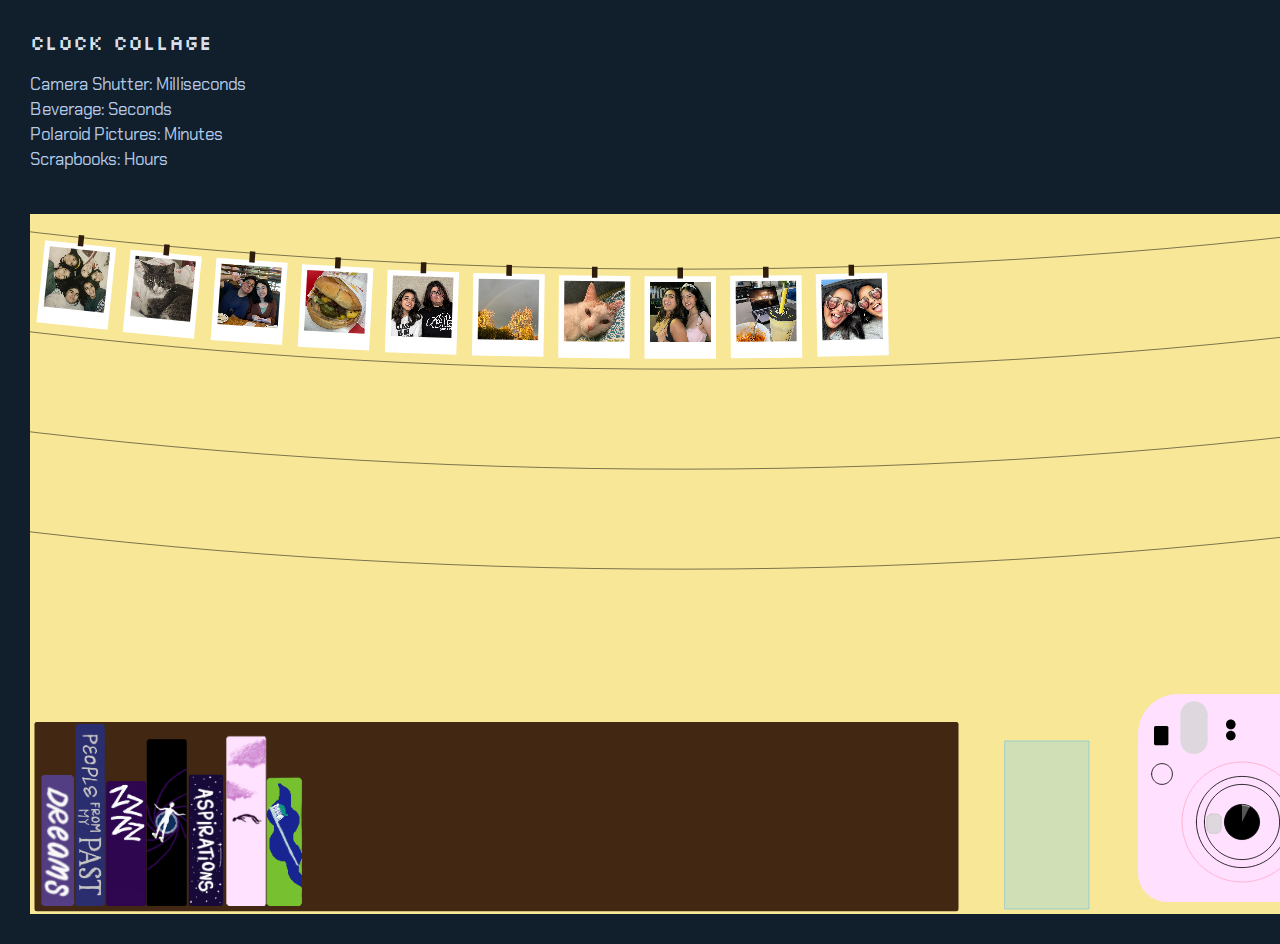
<file: p5_code/selfportraitclock/index.html>
<html>
<head>
  <meta charset="UTF-8">
  <script language="javascript" type="text/javascript" src="../lib/p5.min.js"></script>
  <!-- uncomment lines below to include extra p5 libraries -->
	<!--<script language="javascript" src="../lib/p5.dom.min.js"></script>-->
  <!--<script language="javascript" src="../lib/p5.sound.min.js"></script>-->
  <script language="javascript" type="text/javascript" src="sketch.js"></script>
  <!-- this line removes any default padding and style. you might only need one of these values set. -->
  <style>
   body {padding: 30; margin: 30;
  	background-color: #111e2c;
  }
   h1 { color:rgb(215, 223, 233);
	    font-size: 20;
   }

   p { color:rgb(180, 202, 230);}

  </style>
  <link rel="stylesheet" type="text/css" href="portfolio.css">
<link rel="preconnect" href="https://fonts.googleapis.com">
	<link rel="preconnect" href="https://fonts.gstatic.com" crossorigin>
	<link href="https://fonts.googleapis.com/css2?family=Silkscreen:wght@400;700&display=swap" rel="stylesheet">
<link href="https://fonts.googleapis.com/css2?family=Chakra+Petch:ital,wght@0,300;0,400;0,500;0,600;0,700;1,300;1,400;1,500;1,600;1,700&display=swap" rel="stylesheet">
</head>

<body>
<h1> Clock Collage </h1>

<p> 
  Camera Shutter: Milliseconds <br> 
  Beverage: Seconds <br>
  Polaroid Pictures: Minutes <br>
  Scrapbooks: Hours
</p>
 <br>
</body>
</html>
</file>
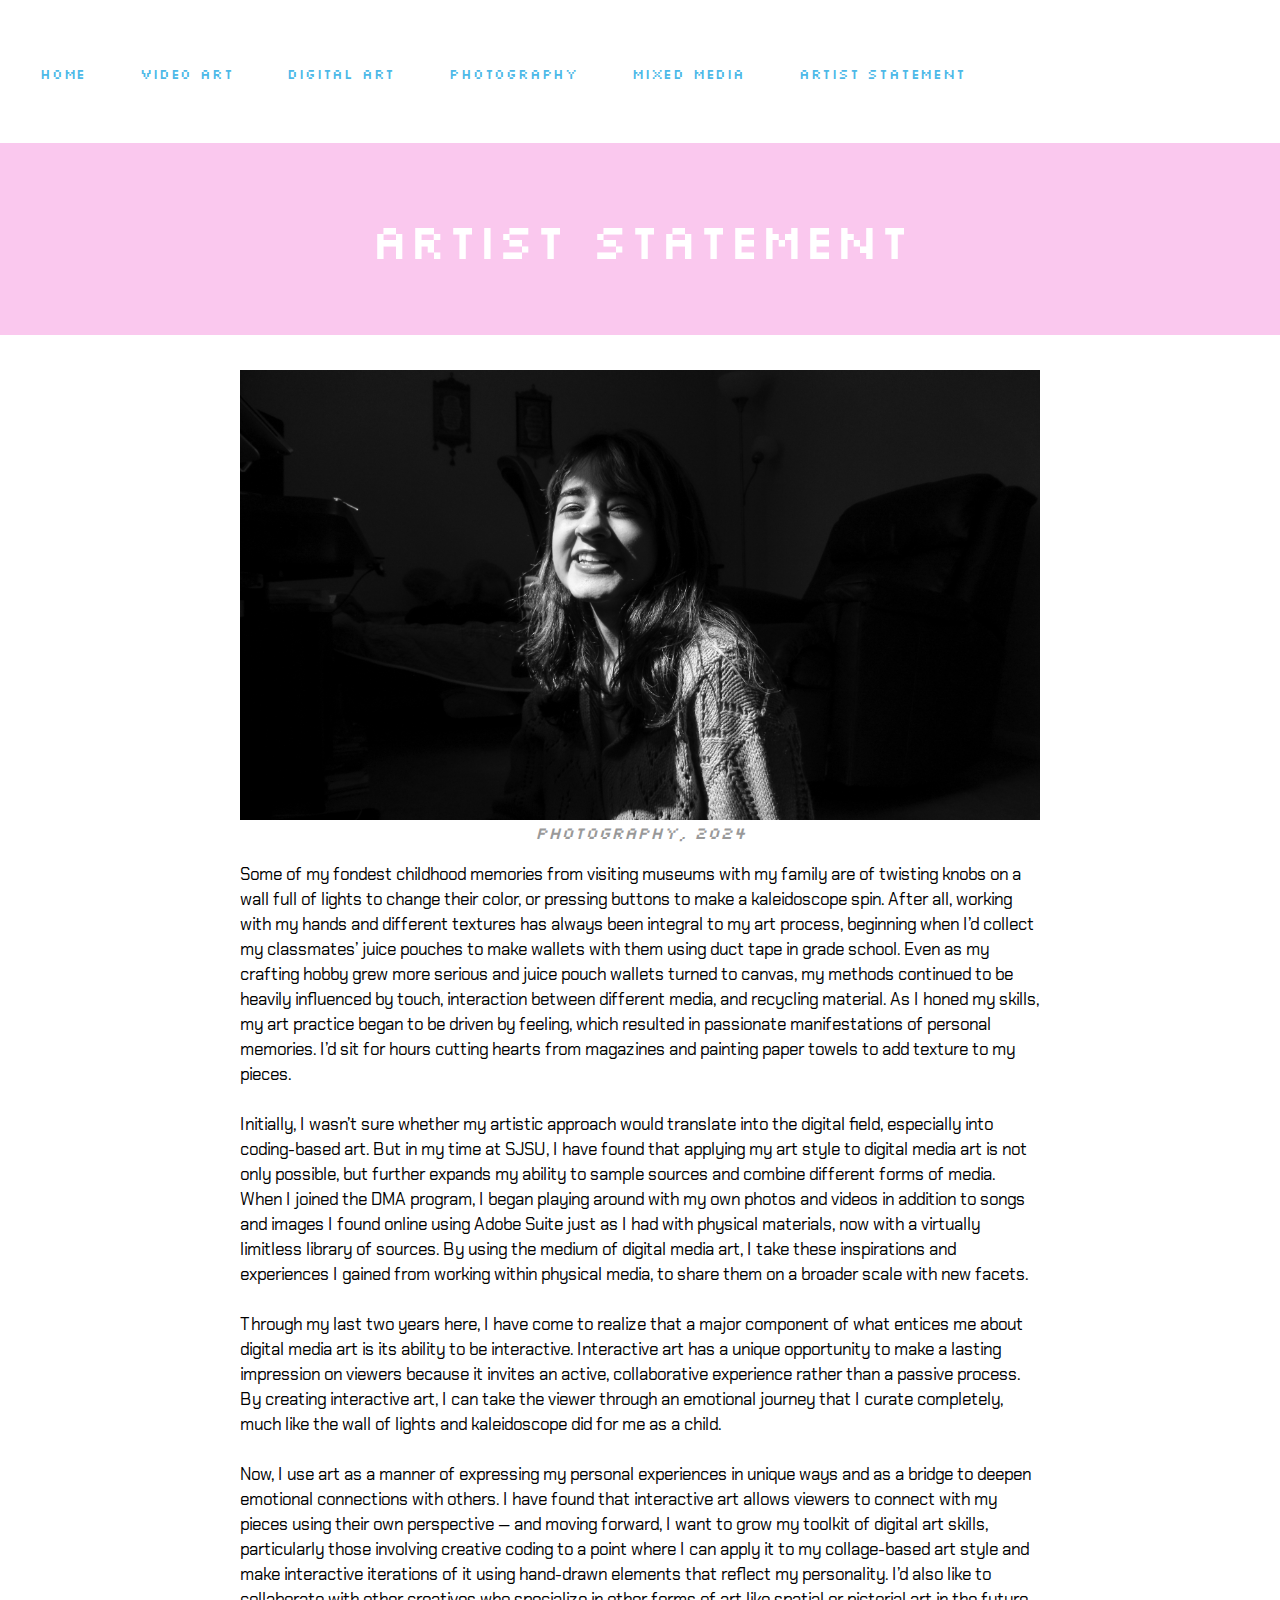
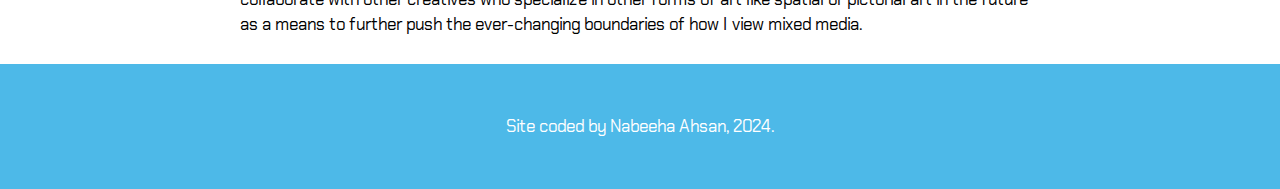
<file: artist_statement.html>
<!DOCTYPE html>
<html>
<head>
	<meta charset="utf-8">
	<meta name="viewport" content="width=device-width, initial-scale=1">
	<title>Nabeeha Ahsan</title>
	<link rel="icon" href="img/favicon.png">
	<link rel="preconnect" href="https://fonts.googleapis.com">
	<link rel="preconnect" href="https://fonts.gstatic.com" crossorigin>
	<link href="https://fonts.googleapis.com/css2?family=Silkscreen:wght@400;700&display=swap" rel="stylesheet">
<link href="https://fonts.googleapis.com/css2?family=Chakra+Petch:ital,wght@0,300;0,400;0,500;0,600;0,700;1,300;1,400;1,500;1,600;1,700&display=swap" rel="stylesheet">
	<link rel="stylesheet" type="text/css" href="css/portfolio.css">
</head>
<body>
	<!-- header element -->
	<nav class="navbar">
		<div class="container nav_pad">  
		  <ul>
		   <li><a class="navbar-link" href="index.html">Home</a></li>
		   <!-- <li><a class="navbar-link" href="coding_art.html">Coding Art</a></li> -->
		   <li><a class="navbar-link" href="video_art.html">Video Art</a></li>
		   <li><a class="navbar-link" href="digital_art.html"> Digital Art</a></li>
		   <li><a class="navbar-link" href="photography.html"> Photography</a></li>
		   <li><a class="navbar-link" href="mixed_media.html"> Mixed Media</a></li>
		   <li><a class="navbar-link" href="artist_statement.html"> Artist Statement</a></li>
		  </ul>
		</div>     
	</nav>
	<header>
	<h1>Artist Statement</h1>
	<!-- <p class="caption">Art 101</p> -->
</header>


<!-- main element -->
<main>
	<br>
	<a href="img/photography/my_sunshine.jpg" target="_blank"> <img src="img/photography/my_sunshine.jpg"  class="u-full-width "/>  </a>
		<!-- <img src="img/coding_art/p1thumbportfolio.png" alt="https://courses.cadre.sjsu.edu/art101.01/n_ahsan/p5_code/project1_/index.html"> -->
		</a> 
	<p class="caption">Photography, 2024</p>
	<p>
		Some of my fondest childhood memories from visiting museums with my family are of twisting knobs on a wall full of lights to change their color, or pressing buttons to make a kaleidoscope spin. After all, working with my hands and different textures has always been integral to my art process, beginning when I’d collect my classmates’ juice pouches to make wallets with them using duct tape in grade school. Even as my crafting hobby grew more serious and juice pouch wallets turned to canvas, my methods continued to be heavily influenced by touch, interaction between different media, and recycling material. As I honed my skills, my art practice began to be driven by feeling, which resulted in passionate manifestations of personal memories. I’d sit for hours cutting hearts from magazines and painting paper towels to add texture to my pieces. <br><br>
Initially, I wasn’t sure whether my artistic approach would translate into the digital field, especially into coding-based art. But in my time at SJSU, I have found that applying my art style to digital media art is not only possible, but further expands my ability to sample sources and combine different forms of media. When I joined the DMA program, I began playing around with my own photos and videos in addition to songs and images I found online using Adobe Suite just as I had with physical materials, now with a virtually limitless library of sources. By using the medium of digital media art, I take these inspirations and experiences I gained from working within physical media, to share them on a broader scale with new facets. <br><br>
Through my last two years here, I have come to realize that a major component of what entices me about digital media art is its ability to be interactive. Interactive art has a unique opportunity to make a lasting impression on viewers because it invites an active, collaborative experience rather than a passive process. By creating interactive art, I can take the viewer through an emotional journey that I curate completely, much like the wall of lights and kaleidoscope did for me as a child. <br><br>
Now, I use art as a manner of expressing my personal experiences in unique ways and as a bridge to deepen emotional connections with others. I have found that interactive art allows viewers to connect with my pieces using their own perspective — and moving forward, I want to grow my toolkit of digital art skills, particularly those involving creative coding to a point where I can apply it to my collage-based art style and make interactive iterations of it using hand-drawn elements that reflect my personality. I’d also like to collaborate with other creatives who specialize in other forms of art like spatial or pictorial art in the future as a means to further push the ever-changing boundaries of how I view mixed media.<br>
</b></p>
		

	<!-- <h2>Bouncing Heroes</h2>
	<p>
		'The Park' was created with the goal of</p>
		<a href="https://courses.cadre.sjsu.edu/art101.01/n_ahsan/p5_code/ex3_/index.html" target="_blank">
			<img src="img/coding_art/ex3thumb.png" alt="https://courses.cadre.sjsu.edu/art101.01/n_ahsan/p5_code/ex3_/index.html">
		</a> 
	<p class="caption">P5.JS, 2024</p> -->

	<!-- <h2>Saving Cats</h2>
	<p>
		<i>Saving Cats</i> is a piece that utilizes classes and arrays as well as parent/child functions. 
		Being a partially collaborative project, I used a classmate's code for the cats and my own for the Supermen.<br>
		<b>Click the thumbnail below to try it.</b></p>
		<a href="https://courses.cadre.sjsu.edu/art101.01/n_ahsan/p5_code/ex4_/index.html" target="_blank">
			<img src="img/coding_art/ex4thumb.png" alt="https://courses.cadre.sjsu.edu/art101.01/n_ahsan/p5_code/ex4_/index.html">
		</a> 
	<p class="caption">P5.JS, 2024</p> -->

</main>

<!-- Footer element -->
<footer>
	<p>Site coded by Nabeeha Ahsan, 2024.</p>
</footer>
</body>
</html>
</file>
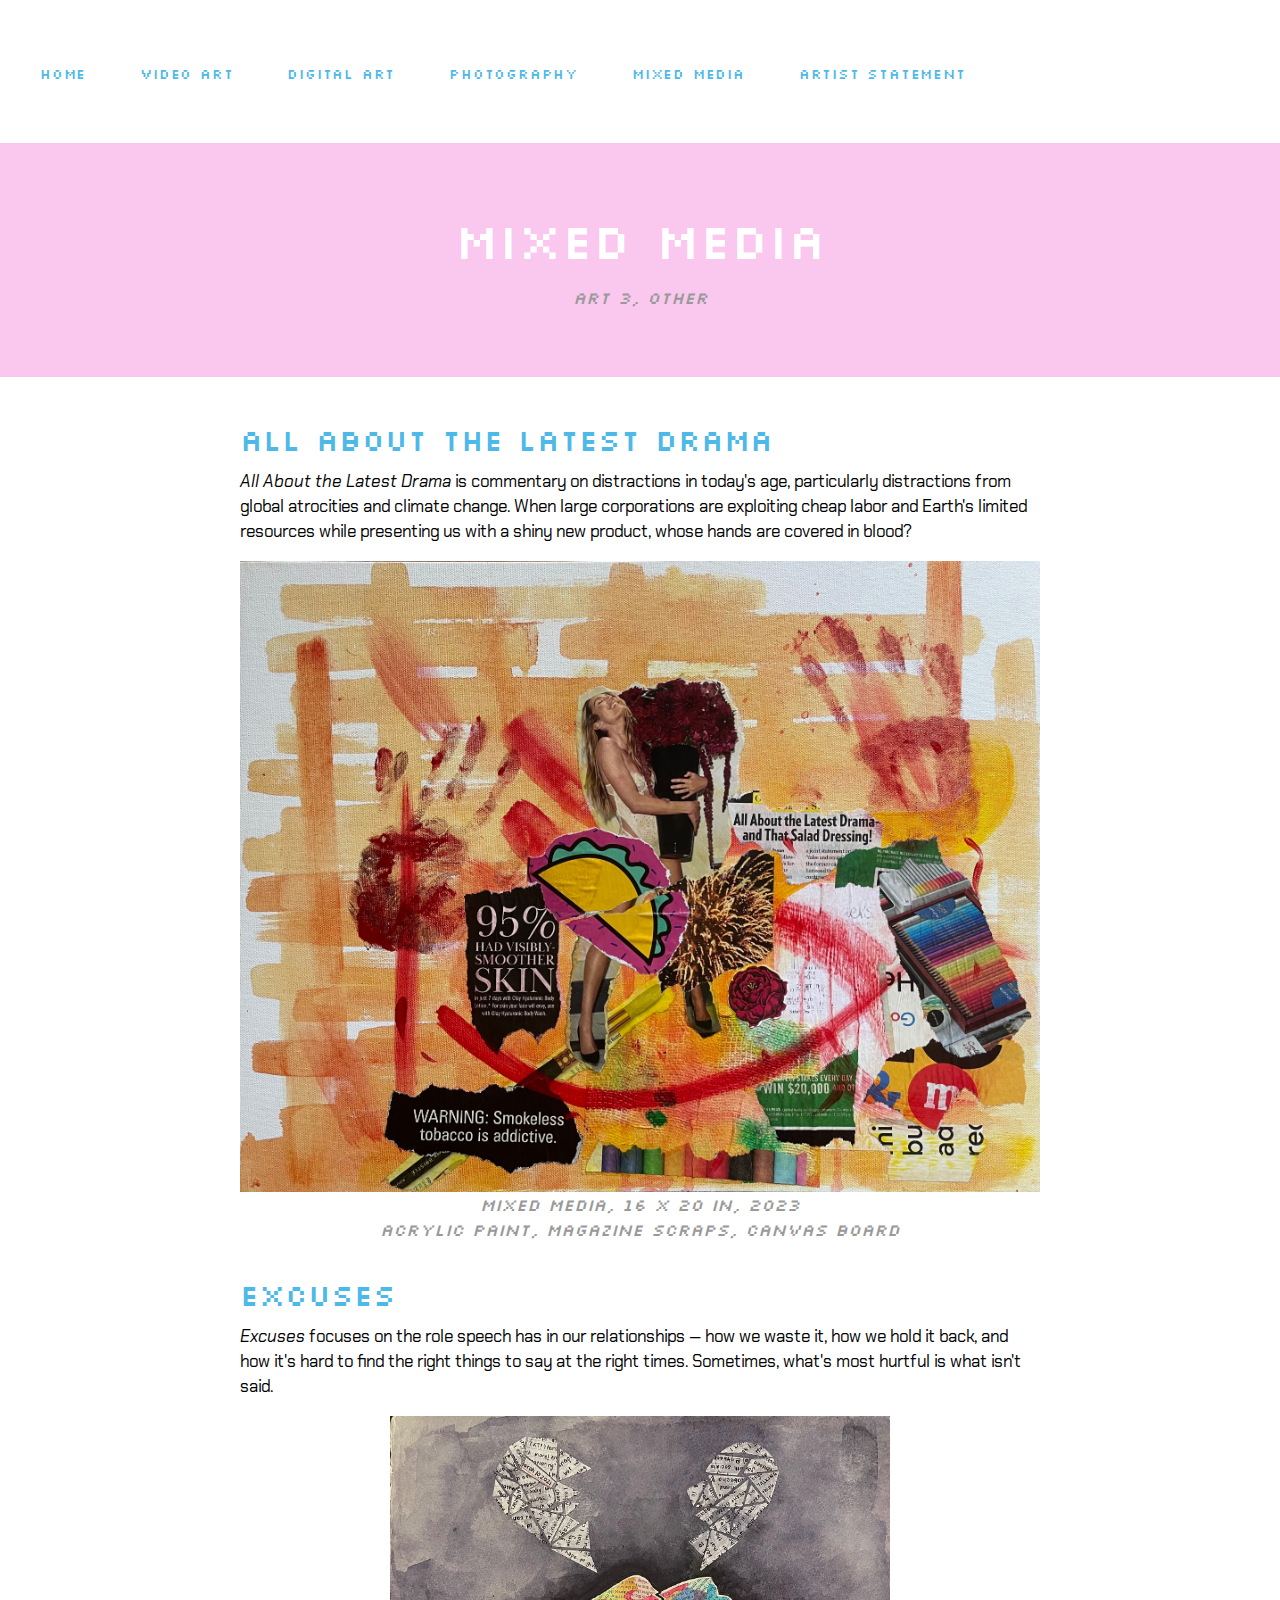
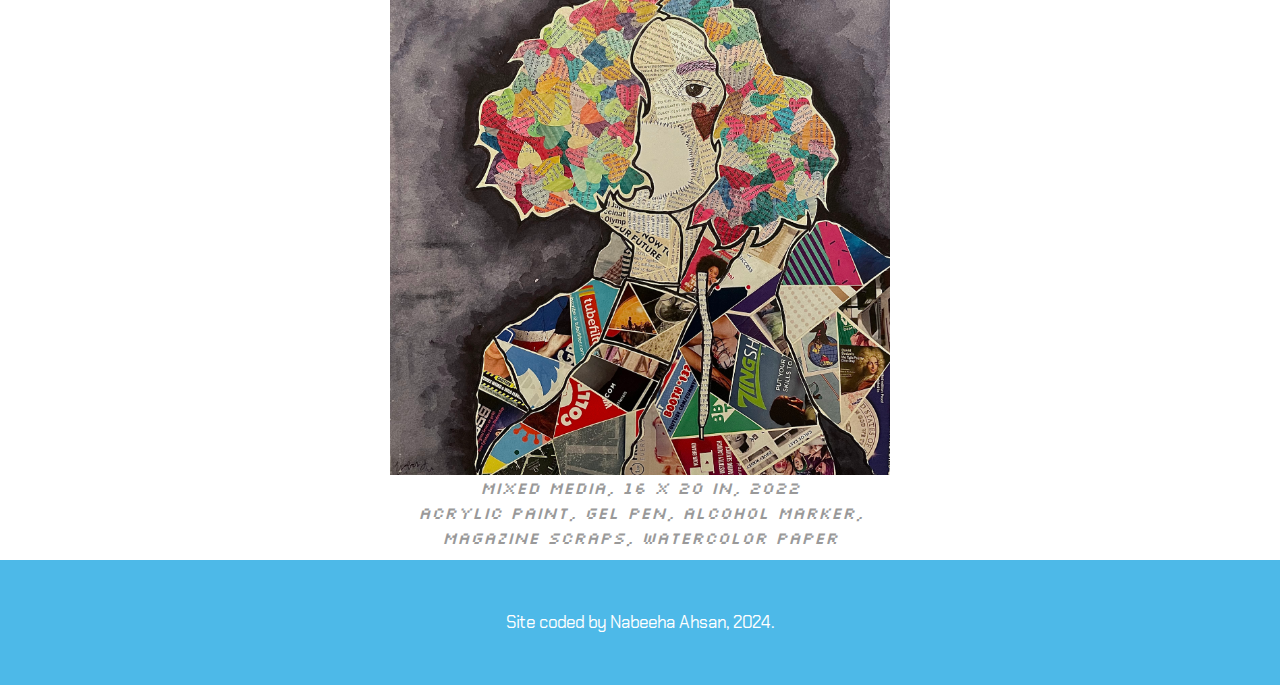
<file: mixed_media.html>
<!DOCTYPE html>
<html>
<head>
	<meta charset="utf-8">
	<meta name="viewport" content="width=device-width, initial-scale=1">
	<title>Nabeeha Ahsan</title>
	<link rel="icon" href="img/favicon.png">
	<link rel="preconnect" href="https://fonts.googleapis.com">
	<link rel="preconnect" href="https://fonts.gstatic.com" crossorigin>
	<link href="https://fonts.googleapis.com/css2?family=Silkscreen:wght@400;700&display=swap" rel="stylesheet">
<link href="https://fonts.googleapis.com/css2?family=Chakra+Petch:ital,wght@0,300;0,400;0,500;0,600;0,700;1,300;1,400;1,500;1,600;1,700&display=swap" rel="stylesheet">
	<link rel="stylesheet" type="text/css" href="css/portfolio.css">
</head>
<body>
	<!-- header element -->
	<nav class="navbar">
		<div class="container nav_pad">  
		  <ul>
		   <li><a class="navbar-link" href="index.html">Home</a></li>
		   <!-- <li><a class="navbar-link" href="coding_art.html">Coding Art</a></li> -->
		   <li><a class="navbar-link" href="video_art.html">Video Art</a></li>
		   <li><a class="navbar-link" href="digital_art.html"> Digital Art</a></li>
		   <li><a class="navbar-link" href="photography.html"> Photography</a></li>
		   <li><a class="navbar-link" href="mixed_media.html"> Mixed Media</a></li>
		   <li><a class="navbar-link" href="artist_statement.html"> Artist Statement</a></li>
		   
		  </ul>
		</div>     
	</nav>
	<header>
	<h1>Mixed Media</h1>
	<p class="caption">Art 3, Other</p>
</header>


<!-- main element -->
<main>
	<!-- <h2>Just A Kid</h2>
	<p>
		'T</p>
		<a  href="img/mixed_media/just_a_kid.png"> <img src="img/mixed_media/just_a_kid.png" class="portrait-img"/>   </a>
	<p class="caption">Mixed Media, 18 x 24 in, 2023</p> -->

	<h2>All About the Latest Drama</h2>
	<p>
		<i>All About the Latest Drama</i> is commentary on distractions in today's age, particularly distractions from global atrocities and climate change.
	When large corporations are exploiting cheap labor and Earth's limited resources while presenting us with a shiny new product, whose hands are covered in blood?</p>
		<a href="img/mixed_media/all_about.jpg" target="_blank"> <img src="img/mixed_media/all_about.jpg" class="u-full-width "/>   </a>
	<p class="caption">Mixed Media, 16 x 20 in, 2023
	<br>acrylic paint, magazine scraps, canvas board</p>

	<!-- <h2>Only One Piece</h2>
	<p>
		Description</p>
		<a href="img/mixed_media/only_one_piece.jpg"> <img src="img/mixed_media/only_one_piece.jpg" class="u-full-width "/>   </a>
	<p class="caption">Mixed Media, 16 x 20 in, 2022
	</p>
	<p class="caption">acrylic paint, trash</p> -->

	<!-- <h2>دلہن (Bride)</h2>
	<p>
		B</p>
		<a href="img/mixed_media/bride.png"> <img src="img/mixed_media/bride.png" class="portrait-img"/>   </a>
	<p class="caption">Mixed Media, 18 x 24 in, 2022</p> -->

	<h2>Excuses</h2>
	<p>
		<i>Excuses</i> focuses on the role speech has in our relationships — how we waste it, how we hold it back, and how it's hard to find the right things to say at the right times.
	Sometimes, what's most hurtful is what isn't said.</p>
		<a href="img/mixed_media/excuses.jpg" target="_blank"> <img src="img/mixed_media/excuses.jpg" class="portrait-img"/>   </a>
	<p class="portrait-caption">Mixed Media, 16 x 20 in, 2022
	</p>
	<p class="portrait-caption">acrylic paint, gel pen, alcohol marker, magazine scraps, watercolor paper</p>



</main>

<!-- Footer element -->
<footer>
	<p>Site coded by Nabeeha Ahsan, 2024.</p>
</footer>
</body>
</html>
</file>
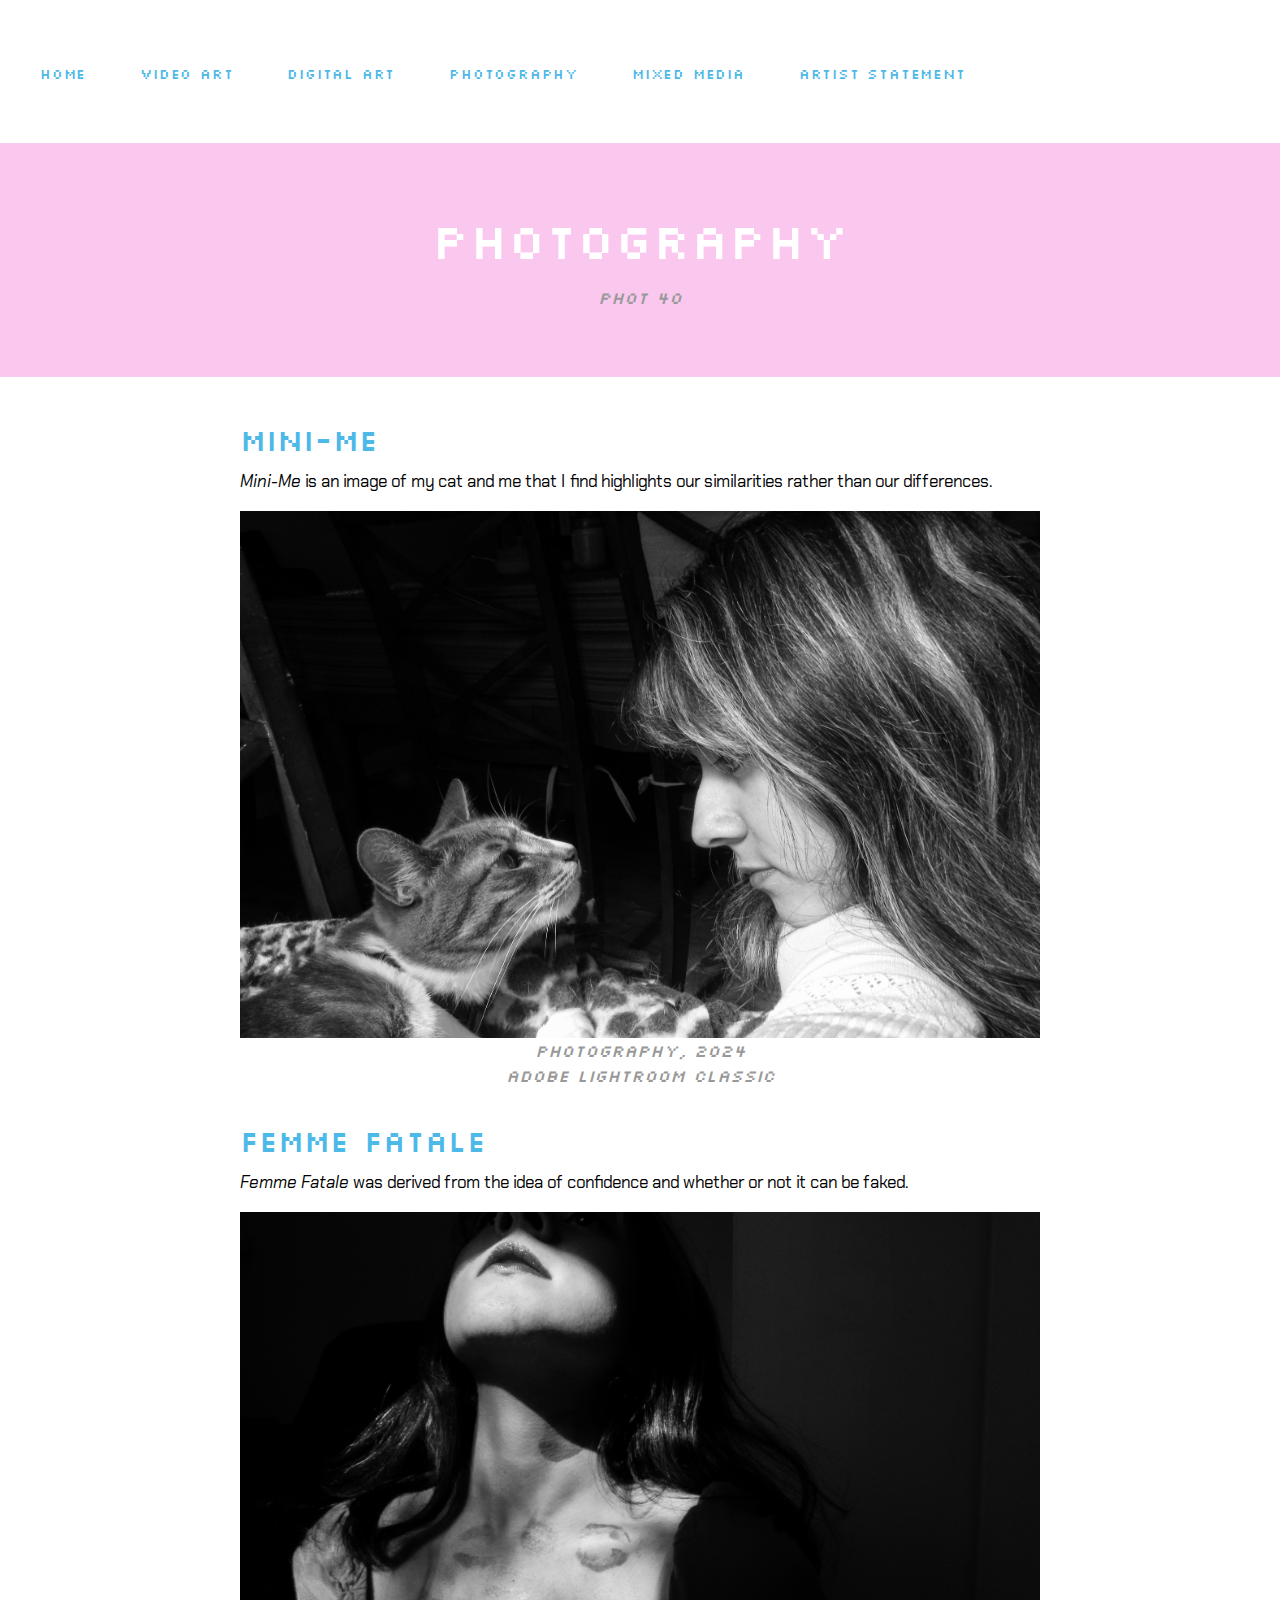
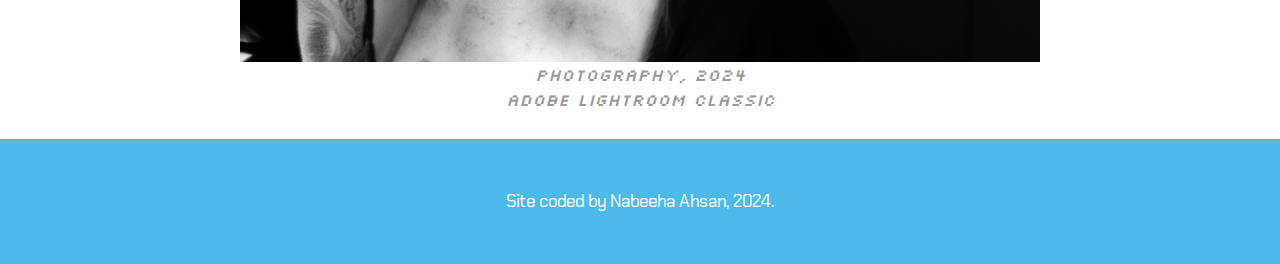
<file: photography.html>
<!DOCTYPE html>
<html>
<head>
	<meta charset="utf-8">
	<meta name="viewport" content="width=device-width, initial-scale=1">
	<title>Nabeeha Ahsan</title>
	<link rel="icon" href="img/favicon.png">
	<link rel="preconnect" href="https://fonts.googleapis.com">
	<link rel="preconnect" href="https://fonts.gstatic.com" crossorigin>
	<link href="https://fonts.googleapis.com/css2?family=Silkscreen:wght@400;700&display=swap" rel="stylesheet">
<link href="https://fonts.googleapis.com/css2?family=Chakra+Petch:ital,wght@0,300;0,400;0,500;0,600;0,700;1,300;1,400;1,500;1,600;1,700&display=swap" rel="stylesheet">
	<link rel="stylesheet" type="text/css" href="css/portfolio.css">
</head>
<body>
	<!-- header element -->
	<nav class="navbar">
		<div class="container nav_pad">  
		  <ul>
		   <li><a class="navbar-link" href="index.html">Home</a></li>
		   <!-- <li><a class="navbar-link" href="coding_art.html">Coding Art</a></li> -->
		   <li><a class="navbar-link" href="video_art.html">Video Art</a></li>
		   <li><a class="navbar-link" href="digital_art.html"> Digital Art</a></li>
		   <li><a class="navbar-link" href="photography.html"> Photography</a></li>
		   <li><a class="navbar-link" href="mixed_media.html"> Mixed Media</a></li>
		   <li><a class="navbar-link" href="artist_statement.html"> Artist Statement</a></li>

		  </ul>
		</div>     
	</nav>
	<header>
	<h1>Photography</h1>
	<p class="caption">PHOT 40</p>
</header>


<!-- main element -->
<main>
	<h2>Mini-Me</h2>
	<p>
		<i>Mini-Me</i> is an image of my cat and me that I find highlights our similarities rather than our differences.</p>
		<a href="img/photography/mini_me.jpg" target="_blank"> <img src="img/photography/mini_me.jpg" class="u-full-width "/>   </a>
	<p class="caption">Photography, 2024<br>
		Adobe Lightroom Classic</p>

	<h2>Femme Fatale</h2>
	<p>
		<i>Femme Fatale</i> was derived from the idea of confidence and whether or not it can be faked.</p>
		<a href="img/photography/femme_fatale.jpg" target="_blank"> <img src="img/photography/femme_fatale.jpg" class="u-full-width "/>   </a>
	<p class="caption">Photography, 2024<br>
		Adobe Lightroom Classic</p>

</main>

<!-- Footer element -->
<footer>
	<p>Site coded by Nabeeha Ahsan, 2024.</p>
</footer>
</body>
</html>
</file>
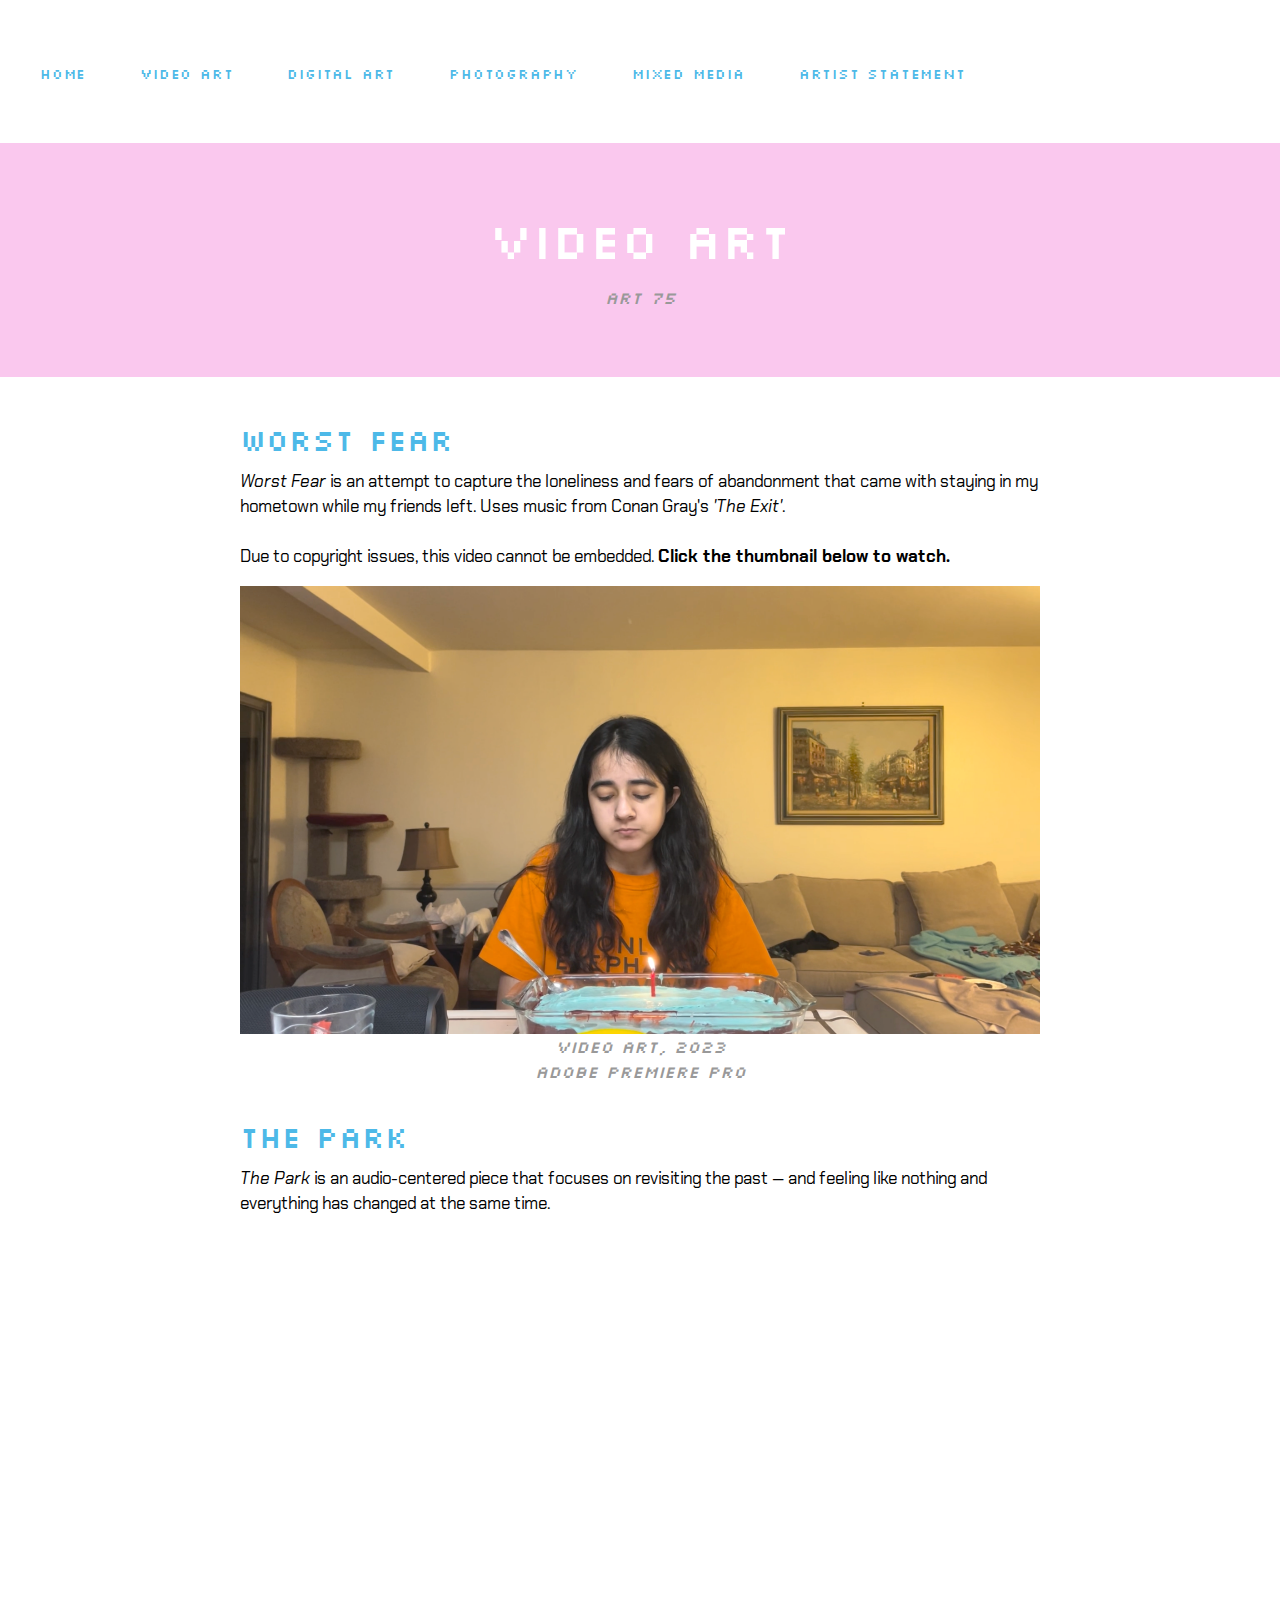
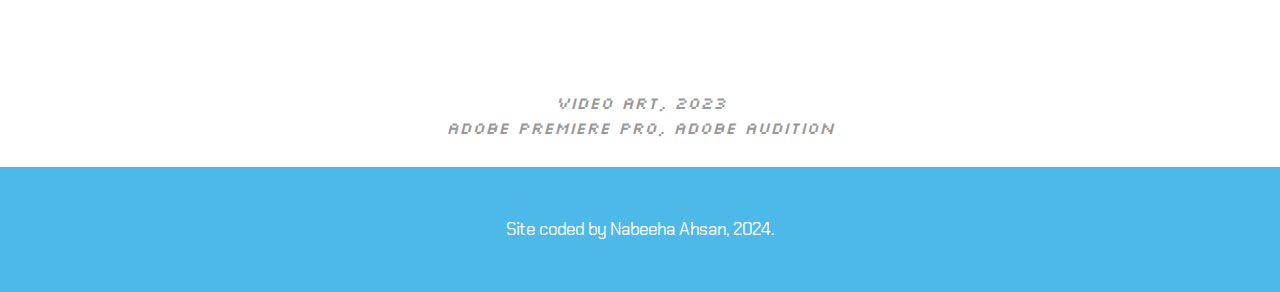
<file: video_art.html>
<!DOCTYPE html>
<html>
<head>
	<meta charset="utf-8">
	<meta name="viewport" content="width=device-width, initial-scale=1">
	<title>Nabeeha Ahsan</title>
	<link rel="icon" href="img/favicon.png">
	<link rel="preconnect" href="https://fonts.googleapis.com">
	<link rel="preconnect" href="https://fonts.gstatic.com" crossorigin>
	<link href="https://fonts.googleapis.com/css2?family=Silkscreen:wght@400;700&display=swap" rel="stylesheet">
<link href="https://fonts.googleapis.com/css2?family=Chakra+Petch:ital,wght@0,300;0,400;0,500;0,600;0,700;1,300;1,400;1,500;1,600;1,700&display=swap" rel="stylesheet">
	<link rel="stylesheet" type="text/css" href="css/portfolio.css">
</head>
<body>
	<!-- header element -->
	<nav class="navbar">
		<div class="container nav_pad">  
		  <ul>
		   <li><a class="navbar-link" href="index.html">Home</a></li>
		   <!-- <li><a class="navbar-link" href="coding_art.html">Coding Art</a></li> -->
		   <li><a class="navbar-link" href="video_art.html">Video Art</a></li>
		   <li><a class="navbar-link" href="digital_art.html"> Digital Art</a></li>
		   <li><a class="navbar-link" href="photography.html"> Photography</a></li>
		   <li><a class="navbar-link" href="mixed_media.html"> Mixed Media</a></li>
		   <li><a class="navbar-link" href="artist_statement.html"> Artist Statement</a></li>
		  </ul>
		</div>     
	</nav>
	<header>
	<h1>Video Art</h1>
	<p class="caption">Art 75</p>
</header>


<!-- main element -->
<main>
	<h2>Worst Fear</h2>
	<p><i>Worst Fear</i> is an attempt to capture the loneliness and fears of abandonment that came with staying in my hometown while my friends left. 
		Uses music from Conan Gray's <i>'The Exit'</i>.<br>
		<br>
		Due to copyright issues, this video cannot be embedded. <b>Click the thumbnail below to watch.</b></p>
		<a href="https://youtu.be/z634qqbAQUM?si=SD6qW7f2EKiM0T2Q" target="_blank">
		<img src="img/worst_fear_thumb.png" alt="https://youtu.be/z634qqbAQUM?si=SD6qW7f2EKiM0T2Q">
	</a>
	<p class="caption">Video Art, 2023<br>
	Adobe Premiere Pro</p>

	<h2>The Park</h2>
	<p>
		<i>The Park</i> is an audio-centered piece that focuses on revisiting the past — and feeling like nothing and everything has changed at the same time.</p>
		<iframe width="800" height="450" src="https://www.youtube.com/embed/ZZiGg5Y1ikU?si=IP8ZD-zmBLuu9AtO" title="YouTube video player" frameborder="0" allow="accelerometer; autoplay; clipboard-write; encrypted-media; gyroscope; picture-in-picture; web-share" referrerpolicy="strict-origin-when-cross-origin" allowfullscreen></iframe>
	<p class="caption">Video Art, 2023<br>
		Adobe Premiere Pro, Adobe Audition</p>

</main>

<!-- Footer element -->
<footer>
	<p>Site coded by Nabeeha Ahsan, 2024.</p>
</footer>
</body>
</html>
</file>
<file: p5_code/selfportraitclock/portfolio.css>
.nav_pad{
	padding-top:5px;
  }

  .navbar ul li{
    list-style: none;
    display: inline-block;
    padding-right:15px;
}

.navbar-link {
    font-family: "Silkscreen", sans-serif;
	text-transform: uppercase;
    font-size: 14px;
    font-weight: 400;
    letter-spacing: 0.05rem;
    margin-right: 35px;
    text-decoration: none;
    line-height: 6.5rem;
    color: #4db9e8;
}
body{
	margin: 0;
	text-align: left;
	font-family: 'Chakra Petch', 'Arial', sans-serif;
	font-size: 17px;
	line-height: 25px;

}
.chakra-petch-regular {
	font-family: "Chakra Petch", sans-serif;
	font-weight: 400;
	font-style: normal;
  }


h1{
  font-family: "Silkscreen", sans-serif;
  font-weight: 400;
  font-style: normal;
}

header img{
	border-radius: 30px;
	width: 400px;
	border: 5px solid white;
}

.portrait-caption{
	font-family: "Silkscreen", sans-serif;
	color: #999999;
	font-style: italic;
	margin-top: 0;
	max-width: 500px;
	text-align: center;
	margin:auto
}

main img{
		max-width: 100%;
		display: block;
		margin: auto;
}

.portrait-img{
		width: 500px;
}

.landscape-img{
		width: 800px;
}



a{
		color: #187ca8;
}
a:hover{
	color: #fac8ee;
}



p.caption{
	font-family: "Silkscreen", sans-serif;
	color: #999999;
	font-style: italic;
	margin-top: 0;
	text-align: center;
}
</file>
<file: css/portfolio.css>
.nav_pad{
	padding-top:5px;
  }

  .navbar ul li{
    list-style: none;
    display: inline-block;
    padding-right:15px;
}

.navbar-link {
    font-family: "Silkscreen", sans-serif;
	text-transform: uppercase;
    font-size: 14px;
    font-weight: 400;
    letter-spacing: 0.05rem;
    margin-right: 35px;
    text-decoration: none;
    line-height: 6.5rem;
    color: #4db9e8;
}
body{
	margin: 0;
	text-align: left;
	font-family: 'Chakra Petch', 'Arial', sans-serif;
	font-size: 17px;
	line-height: 25px;

}
.chakra-petch-regular {
	font-family: "Chakra Petch", sans-serif;
	font-weight: 400;
	font-style: normal;
  }

header{
	background-color: #fac8ee;
	text-align: center;
	padding-top: 50px;
	padding-bottom: 50px;
}

h1, h2, h3{
  font-family: "Silkscreen", sans-serif;
  font-weight: 400;
  font-style: normal;
}

header h1{
	color: white;
	font-size: 50px;
}

header h3{
	color: #fac8ee;
	font-size: 30px;
}

header img{
	border-radius: 30px;
	width: 400px;
	border: 5px solid white;
}

main{
		max-width: 800px;
		margin: 0 auto;
		padding: 10px 20px;
}
.portrait-caption{
	font-family: "Silkscreen", sans-serif;
	color: #999999;
	font-style: italic;
	margin-top: 0;
	max-width: 500px;
	text-align: center;
	margin:auto
}

main img{
		max-width: 100%;
		display: block;
		margin: auto;
}

.portrait-img{
		width: 500px;
}

.landscape-img{
		width: 800px;
}

h2{
		font-size: 30px;
		color: #4db9e8;
		margin: 40px 0 10px;
}

a{
		color: #187ca8;
}
a:hover{
	color: #fac8ee;
}

footer{
	background-color: #4db9e8;
	text-align: center;
	color: white;
	padding: 50px;
}
footer p{
	margin: 0;
}
footer a{
	color: white;
}

p.caption{
	font-family: "Silkscreen", sans-serif;
	color: #999999;
	font-style: italic;
	margin-top: 0;
	text-align: center;
}
</file>
